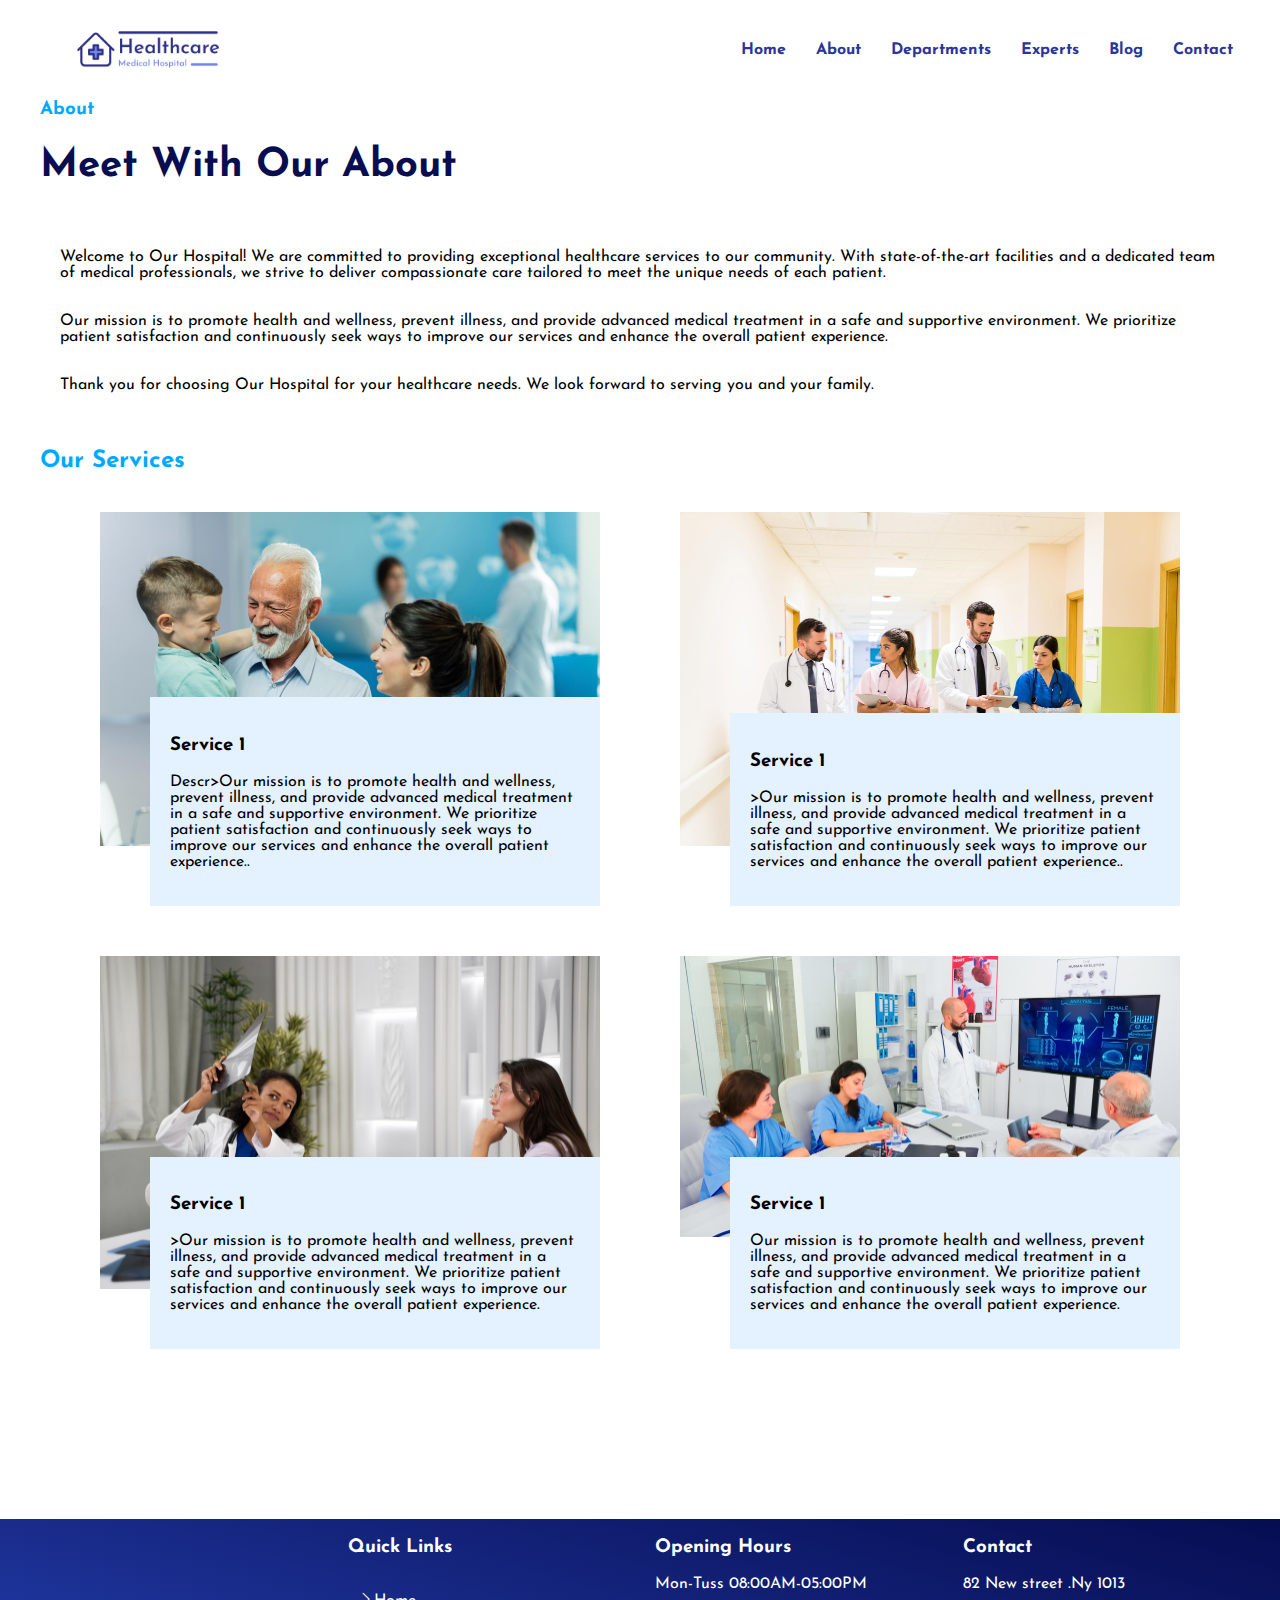
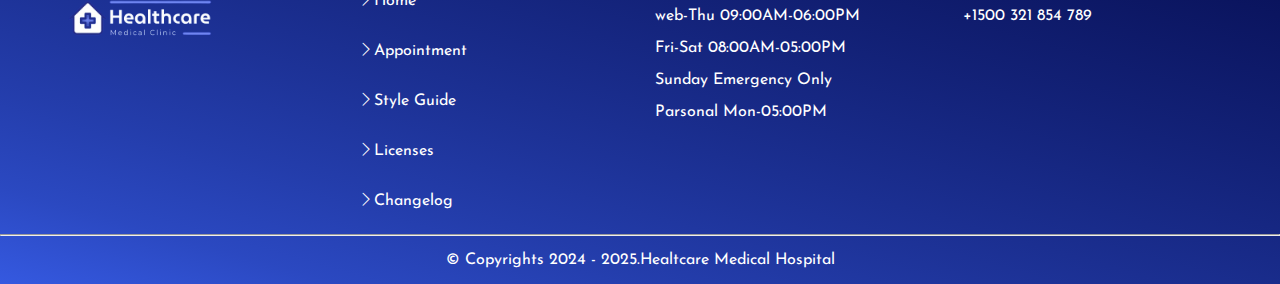
<file: My_Collage_projeact/ABOUT/About.html>
<!DOCTYPE html>
<html lang="en">

<head>
    <meta charset="UTF-8">
    <meta name="viewport" content="width=device-width, initial-scale=1.0">
    <title>Document</title>
    <link rel="stylesheet" href="./About.css">
</head>

<body>
    <nav>
        <div class="nav-main">
            <div class="nav-logo">
                <img src="../wepik-linear-simple-the-medical-clinic-logo-20240205061541Ge78.png" alt="" width="100%">
            </div>
            <div class="nav-list" id="mySidenav">
                <a href="javascript:void(0)" class="closebtn" onclick="closeNav()">&times;</a>
                <a href="../index.html">Home</a>
                <a href="./About.html">About</a>
                <a href="../DEPARTMENTS/Departments.html">Departments</a>
                <a href="../EXPERTS/Experts.html">Experts</a>
                <a href="../BLOG/Blog.html">Blog</a>
                <a href="../CONTACT/Contact.html">Contact</a>
            </div>
            <div class="menu-btn" onclick="openNav()">
                <i class="bi bi-menu-app"></i>
            </div>
        </div>
    </nav>
    <div class="main">
        <!-- <header>
            <h1 class="container-5-mainDIV-heading">Our Hospital</h1>
        </header> -->
        <h3 class="container_mainDIV_heading">About</h3>
        <h1 class="container-5-mainDIV-heading">Meet With Our About</h1>

        <section id="about">
            <div class="container">
                <p>Welcome to Our Hospital! We are committed to providing exceptional healthcare services to our
                    community. With state-of-the-art facilities and a dedicated team of medical professionals, we strive
                    to deliver compassionate care tailored to meet the unique needs of each patient.</p>
                <p>Our mission is to promote health and wellness, prevent illness, and provide advanced medical
                    treatment in a safe and supportive environment. We prioritize patient satisfaction and continuously
                    seek ways to improve our services and enhance the overall patient experience.</p>
                <p>Thank you for choosing Our Hospital for your healthcare needs. We look forward to serving you and
                    your family.</p>
            </div>
        </section>

        <section id="services">
            <h2>Our Services</h2>
            <div class="container">
                <div class="service">
                    <img src="../IMAGES/502.jpg" alt="Service 3">
                    <div class="service-card">
                        <h3>Service 1</h3>
                        <p>Descr>Our mission is to promote health and wellness, prevent illness, and provide advanced
                            medical
                            treatment in a safe and supportive environment. We prioritize patient satisfaction and
                            continuously
                            seek ways to improve our services and enhance the overall patient experience..</p>
                    </div>
                </div>
                <div class="service">
                    <img src="../IMAGES/3071.jpg" alt="Service 1">
                    <div class="service-card">
                        <h3>Service 1</h3>
                        <p>>Our mission is to promote health and wellness, prevent illness, and provide advanced medical
                            treatment in a safe and supportive environment. We prioritize patient satisfaction and
                            continuously
                            seek ways to improve our services and enhance the overall patient experience..</p>
                    </div>
                </div>
                <div class="service">
                    <img src="../IMAGES/2149726941.jpg" alt="Service 2">
                    <div class="service-card">
                        <h3>Service 1</h3>
                        <p>>Our mission is to promote health and wellness, prevent illness, and provide advanced medical
                            treatment in a safe and supportive environment. We prioritize patient satisfaction and
                            continuously
                            seek ways to improve our services and enhance the overall patient experience.</p>
                    </div>
                </div>
                <div class="service">
                    <img src="../IMAGES/5969.jpg" alt="Service 2">
                    <div class="service-card">
                        <h3>Service 1</h3>
                        <p>Our mission is to promote health and wellness, prevent illness, and provide advanced medical
                            treatment in a safe and supportive environment. We prioritize patient satisfaction and
                            continuously
                            seek ways to improve our services and enhance the overall patient experience.</p>
                    </div>
                </div>
            </div>
        </section>
    </div>

    <footer>
        <div class="main-footer">
            <div class="footer-items">
                <img src="../7725801-removebg-preview.png" alt="" width="200px">
            </div>
            <div class="footer-items-Link">
                <h3>Quick Links</h3>
                <a href=""><i class="bi bi-chevron-right"></i>Home</a>
                <a href=""><i class="bi bi-chevron-right"></i>Appointment</a>
                <a href=""><i class="bi bi-chevron-right"></i>Style Guide</a>
                <a href=""><i class="bi bi-chevron-right"></i>Licenses</a>
                <a href=""><i class="bi bi-chevron-right"></i>Changelog</a>
            </div>
            <div class="footer-items">
                <h3>Opening Hours</h3>
                <p>Mon-Tuss 08:00AM-05:00PM</p>
                <p>web-Thu 09:00AM-06:00PM</p>
                <p>Fri-Sat 08:00AM-05:00PM</p>
                <p>Sunday Emergency Only</p>
                <p>Parsonal Mon-05:00PM</p>

            </div>
            <div class="footer-items">
                <h3>Contact</h3>
                <p>82 New street .Ny 1013</p>
                <p>+1500 321 854 789</p>
            </div>
        </div>
        <hr>
        <div class="worning">
            <p>© Copyrights 2024 - 2025.Healtcare Medical Hospital </p>
        </div>
    </footer>
    <script>

        function myFunction() {
            document.getElementById("myDropdown").classList.toggle("show");
        }
        window.onclick = function (event) {
            if (!event.target.matches('.dropbtn')) {
                var dropdowns = document.getElementsByClassName("dropdown-content");
                var i;
                for (i = 0; i < dropdowns.length; i++) {
                    var openDropdown = dropdowns[i];
                    if (openDropdown.classList.contains('show')) {
                        openDropdown.classList.remove('show');
                    }
                }
            }
        }
    </script>
    <script>
        function openNav() {
            document.getElementById("mySidenav").style.width = "250px";
        }

        function closeNav() {
            document.getElementById("mySidenav").style.width = "0";
        }
    </script>

</body>

</html>
</file>
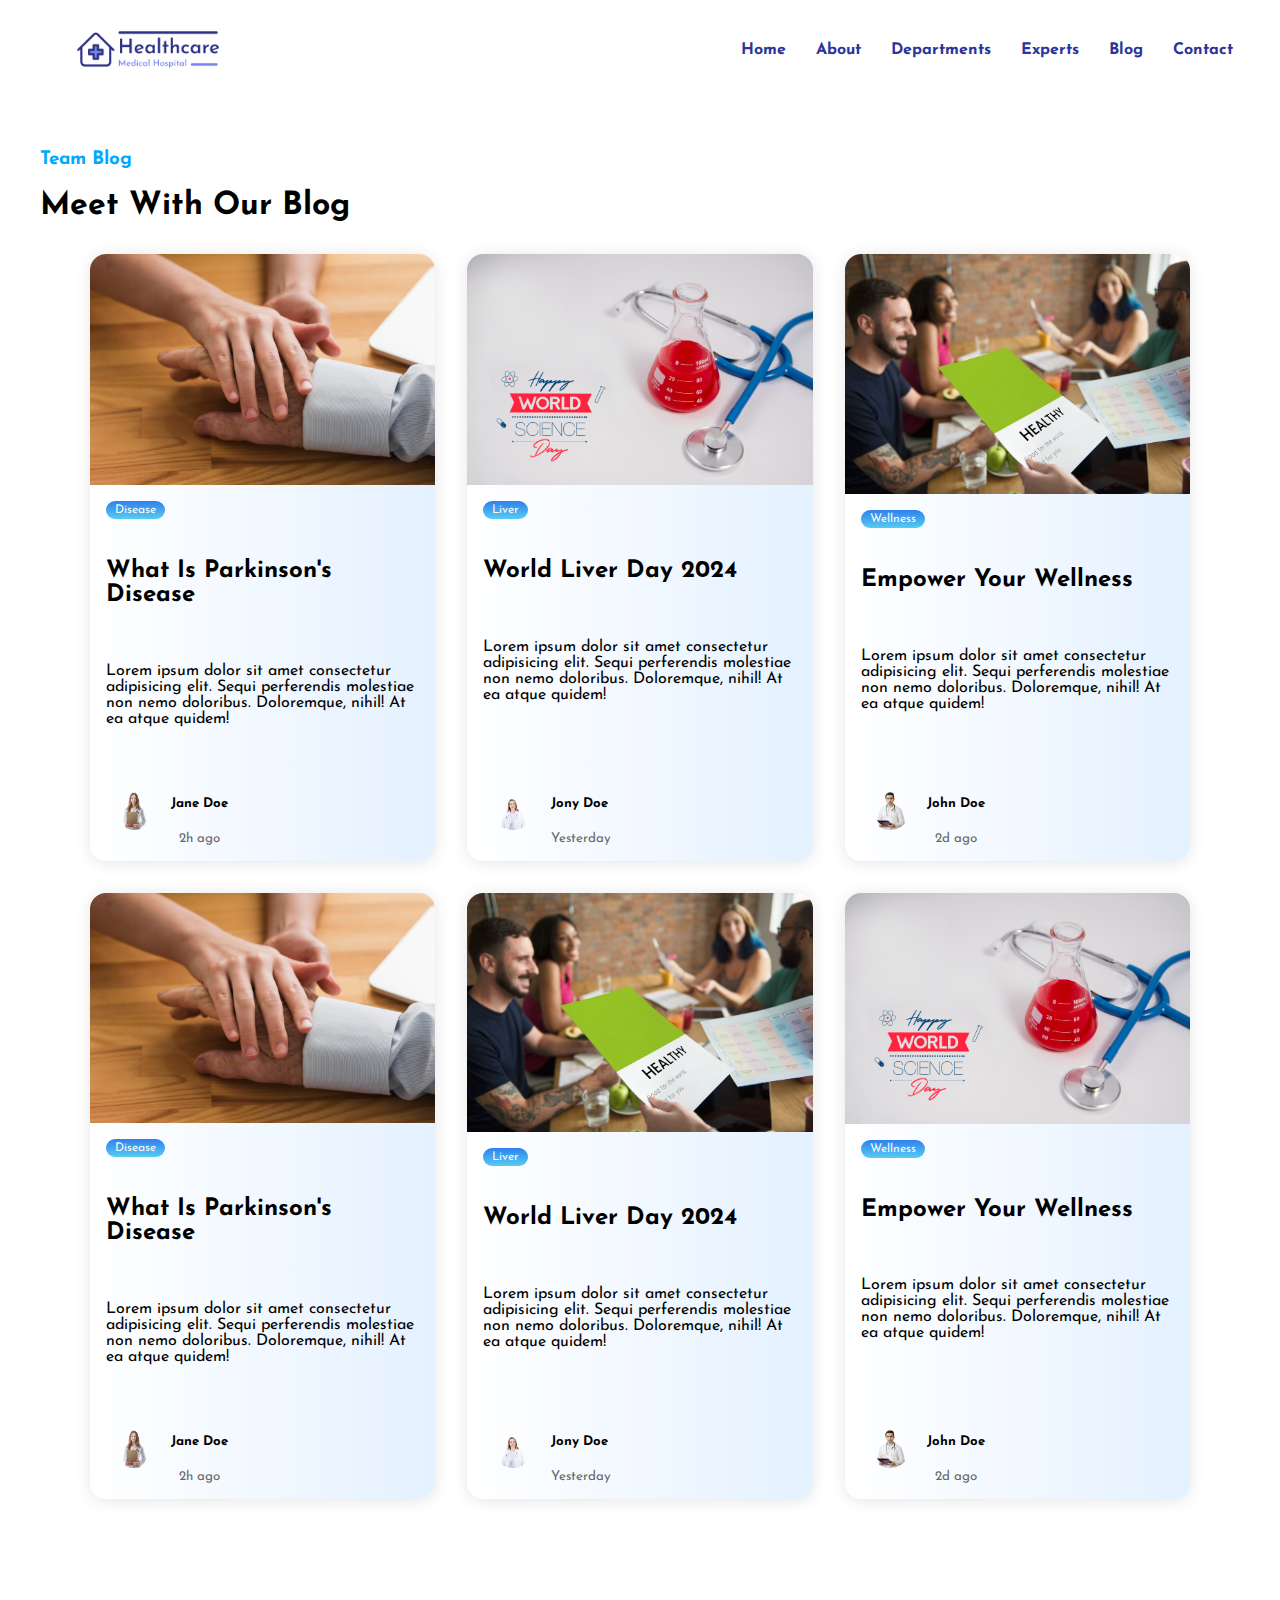
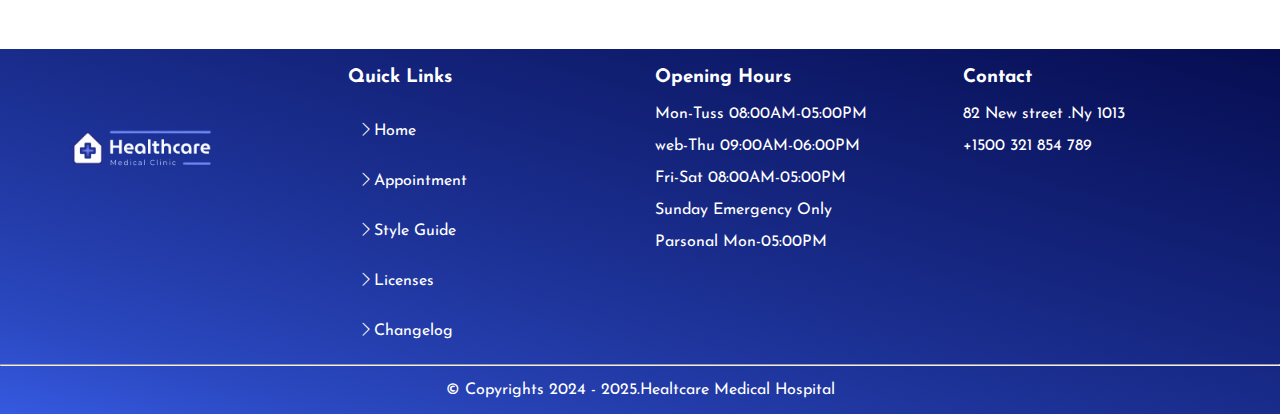
<file: My_Collage_projeact/BLOG/Blog.html>
<!DOCTYPE html>
<html lang="en">

<head>
    <meta charset="UTF-8">
    <meta name="viewport" content="width=device-width, initial-scale=1.0">
    <title>Document</title>
    <link rel="stylesheet" href="./Blog.css">
   
</head>

<body>
    <nav>
        <div class="nav-main">
            <div class="nav-logo">
                <img src="../wepik-linear-simple-the-medical-clinic-logo-20240205061541Ge78.png" alt="" width="100%">
            </div>
            <div class="nav-list" id="mySidenav">
                <a href="javascript:void(0)" class="closebtn" onclick="closeNav()">&times;</a>
                <a href="../index.html">Home</a>
                <a href="../ABOUT/About.html">About</a>
                <a href="../DEPARTMENTS/Departments.html">Departments</a>
                <a href="../EXPERTS/Experts.html">Experts</a>
                <a href="./Blog.html">Blog</a>
                <a href="../CONTACT/Contact.html">Contact</a>
            </div>
            <div class="menu-btn" onclick="openNav()">
                <i class="bi bi-menu-app"></i>
            </div>
        </div>
    </nav>
    <div class="main">
        <h3 class="container_mainDIV_heading">Team Blog</h3>
        <h1 class="container-5-mainDIV-heading">Meet With Our Blog</h1>
        <div class="container">
            <div class="card">
                <div class="card__header">
                    <img src="./2148740055.jpg" alt="card__image" class="card__image" width="600">
                </div>
                <div class="card__body">
                    <span class="tag tag-skyblue">Disease</span>
                    <h4>What is Parkinson's Disease</h4>
                    <p>Lorem ipsum dolor sit amet consectetur adipisicing elit. Sequi perferendis molestiae non nemo
                        doloribus. Doloremque, nihil! At ea atque quidem!</p>
                </div>
                <div class="card__footer">
                    <div class="user">
                        <img src="../IMAGES/cheerful-pretty-doctor-removebg-preview.png" alt="user__image"
                            class="user__image">
                        <div class="user__info">
                            <h5>Jane Doe</h5>
                            <small>2h ago</small>
                        </div>
                    </div>
                </div>
            </div>
            <div class="card">
                <div class="card__header">
                    <img src="./2149112608.jpg" alt="card__image" class="card__image" width="600">
                </div>
                <div class="card__body">
                    <span class="tag tag-skyblue">Liver</span>
                    <h4>World Liver Day 2024</h4>
                    <p>Lorem ipsum dolor sit amet consectetur adipisicing elit. Sequi perferendis molestiae non nemo
                        doloribus. Doloremque, nihil! At ea atque quidem!</p>
                </div>
                <div class="card__footer">
                    <div class="user">
                        <img src="../IMAGES/friendly-doctor-looking-camera-removebg-preview.png" alt="user__image"
                            class="user__image">
                        <div class="user__info">
                            <h5>Jony Doe</h5>
                            <small>Yesterday</small>
                        </div>
                    </div>
                </div>
            </div>
            <div class="card">
                <div class="card__header">
                    <img src="./121392 (1).jpg" alt="card__image" class="card__image" width="600">
                </div>
                <div class="card__body">
                    <span class="tag tag-skyblue">Wellness</span>
                    <h4>Empower Your Wellness</h4>
                    <p>Lorem ipsum dolor sit amet consectetur adipisicing elit. Sequi perferendis molestiae non nemo
                        doloribus. Doloremque, nihil! At ea atque quidem!</p>
                </div>
                <div class="card__footer">
                    <div class="user">
                        <img src="../IMAGES/medium-shot-doctor-with-stethoscope-removebg-preview.png" alt="user__image"
                            class="user__image">
                        <div class="user__info">
                            <h5>John Doe</h5>
                            <small>2d ago</small>
                        </div>
                    </div>
                </div>
            </div>
        </div>
        <div class="container">
            <div class="card">
                <div class="card__header">
                    <img src="./2148740055.jpg" alt="card__image" class="card__image" width="600">
                </div>
                <div class="card__body">
                    <span class="tag tag-skyblue">Disease</span>
                    <h4>What is Parkinson's Disease</h4>
                    <p>Lorem ipsum dolor sit amet consectetur adipisicing elit. Sequi perferendis molestiae non nemo
                        doloribus. Doloremque, nihil! At ea atque quidem!</p>
                </div>
                <div class="card__footer">
                    <div class="user">
                        <img src="../IMAGES/cheerful-pretty-doctor-removebg-preview.png" alt="user__image"
                            class="user__image">
                        <div class="user__info">
                            <h5>Jane Doe</h5>
                            <small>2h ago</small>
                        </div>
                    </div>
                </div>
            </div>
            <div class="card">
                <div class="card__header">
                    <img src="./121392 (1).jpg" alt="card__image" class="card__image" width="600">
                </div>
                <div class="card__body">
                    <span class="tag tag-skyblue">Liver</span>
                    <h4>World Liver Day 2024</h4>
                    <p>Lorem ipsum dolor sit amet consectetur adipisicing elit. Sequi perferendis molestiae non nemo
                        doloribus. Doloremque, nihil! At ea atque quidem!</p>
                    </div>
                <div class="card__footer">
                    <div class="user">
                        <img src="../IMAGES/friendly-doctor-looking-camera-removebg-preview.png" alt="user__image"
                            class="user__image">
                        <div class="user__info">
                            <h5>Jony Doe</h5>
                            <small>Yesterday</small>
                        </div>
                    </div>
                </div>
            </div>
            <div class="card">
                <div class="card__header">
                    <img src="./2149112608.jpg" alt="card__image" class="card__image" width="600">
                </div>
                <div class="card__body">
                    <span class="tag tag-skyblue">Wellness</span>
                    <h4>Empower Your Wellness</h4>
                    <p>Lorem ipsum dolor sit amet consectetur adipisicing elit. Sequi perferendis molestiae non nemo
                        doloribus. Doloremque, nihil! At ea atque quidem!</p>
                </div>
                <div class="card__footer">
                    <div class="user">
                        <img src="../IMAGES/medium-shot-doctor-with-stethoscope-removebg-preview.png" alt="user__image"
                            class="user__image">
                        <div class="user__info">
                            <h5>John Doe</h5>
                            <small>2d ago</small>
                        </div>
                    </div>
                </div>
            </div>
        </div>
    </div>
    <footer>
        <div class="main-footer">
            <div class="footer-items">
                <img src="../7725801-removebg-preview.png" alt="" width="200px">
            </div>
            <div class="footer-items-Link">
                <h3>Quick Links</h3>
                <a href=""><i class="bi bi-chevron-right"></i>Home</a>
                <a href=""><i class="bi bi-chevron-right"></i>Appointment</a>
                <a href=""><i class="bi bi-chevron-right"></i>Style Guide</a>
                <a href=""><i class="bi bi-chevron-right"></i>Licenses</a>
                <a href=""><i class="bi bi-chevron-right"></i>Changelog</a>
            </div>
            <div class="footer-items">
                <h3>Opening Hours</h3>
                <p>Mon-Tuss 08:00AM-05:00PM</p>
                <p>web-Thu 09:00AM-06:00PM</p>
                <p>Fri-Sat 08:00AM-05:00PM</p>
                <p>Sunday Emergency Only</p>
                <p>Parsonal Mon-05:00PM</p>

            </div>
            <div class="footer-items">
                <h3>Contact</h3>
                <p>82 New street .Ny 1013</p>
                <p>+1500 321 854 789</p>
            </div>
        </div>
        <hr>
        <div class="worning">
            <p>© Copyrights 2024 - 2025.Healtcare Medical Hospital </p>
        </div>
    </footer>
    <script>

        function myFunction() {
            document.getElementById("myDropdown").classList.toggle("show");
        }
        window.onclick = function (event) {
            if (!event.target.matches('.dropbtn')) {
                var dropdowns = document.getElementsByClassName("dropdown-content");
                var i;
                for (i = 0; i < dropdowns.length; i++) {
                    var openDropdown = dropdowns[i];
                    if (openDropdown.classList.contains('show')) {
                        openDropdown.classList.remove('show');
                    }
                }
            }
        }
    </script>
    <script>
        function openNav() {
            document.getElementById("mySidenav").style.width = "250px";
        }

        function closeNav() {
            document.getElementById("mySidenav").style.width = "0";
        }
    </script>

</body>

</html>
</file>
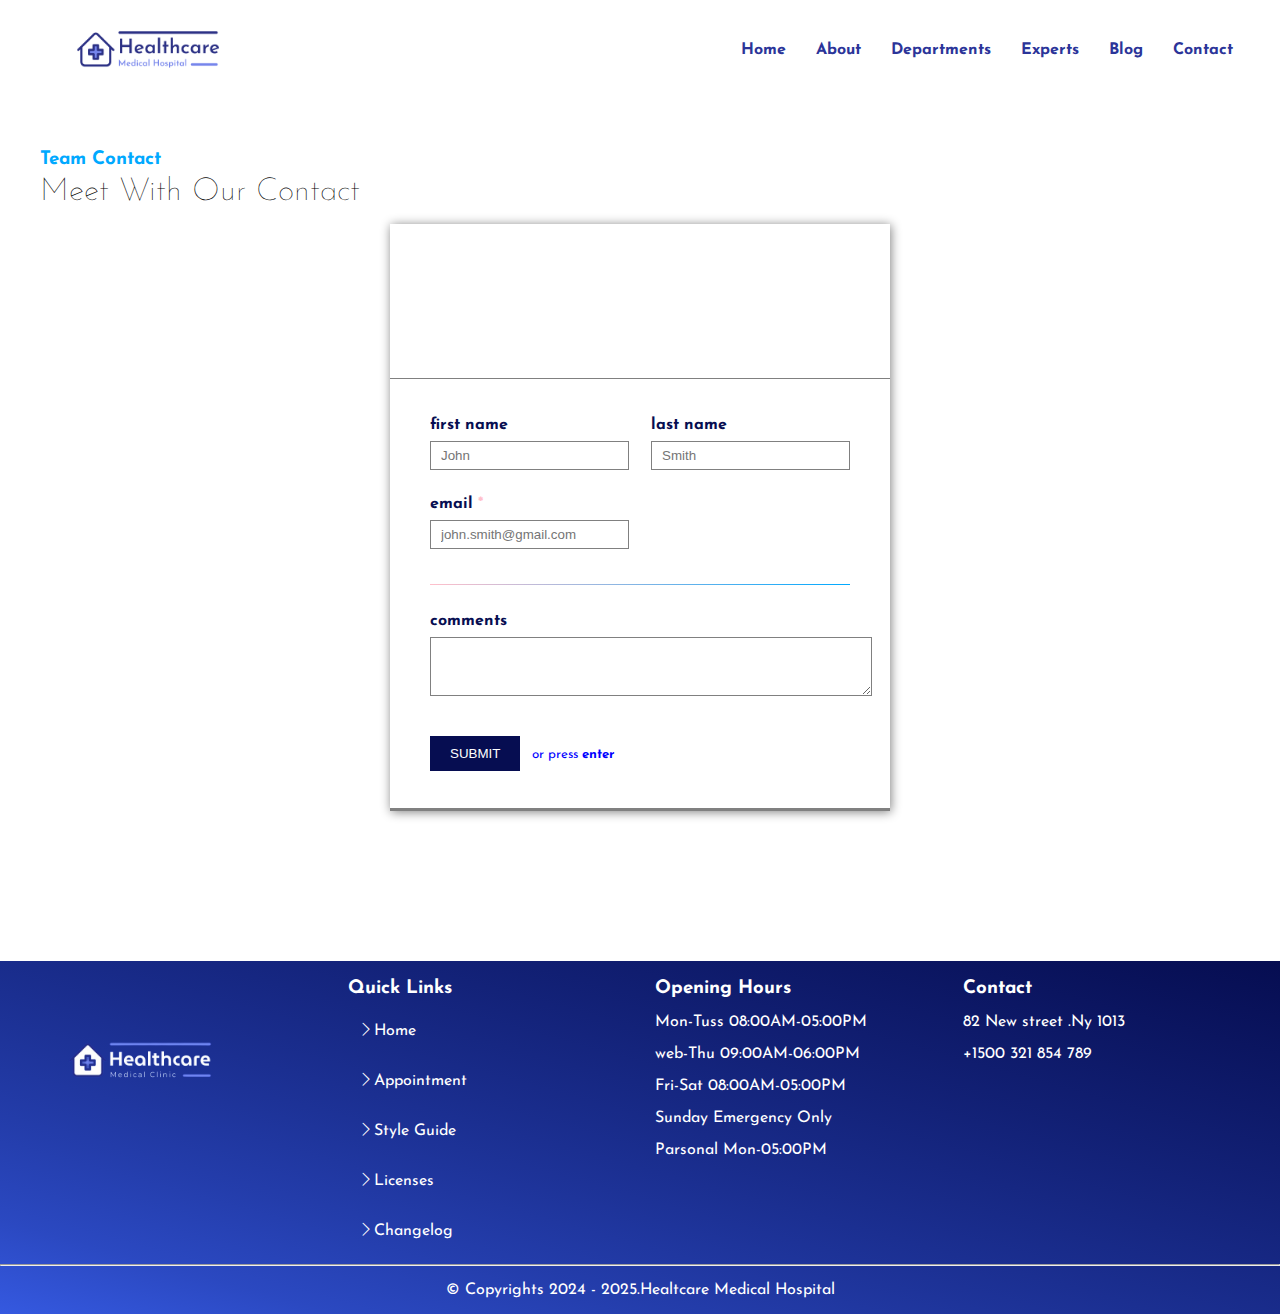
<file: My_Collage_projeact/CONTACT/Contact.html>
<!DOCTYPE html>
<html lang="en">

<head>
    <meta charset="UTF-8">
    <meta name="viewport" content="width=device-width, initial-scale=1.0">
    <title>Document</title>
 <link rel="stylesheet" href="./Contact.css">
</head>

<body>
    <nav>
        <div class="nav-main">
            <div class="nav-logo">
                <img src="../wepik-linear-simple-the-medical-clinic-logo-20240205061541Ge78.png" alt="" width="100%">
            </div>
            <div class="nav-list" id="mySidenav">
                <a href="javascript:void(0)" class="closebtn" onclick="closeNav()">&times;</a>
                <a href="../index.html">Home</a>
                <a href="../ABOUT/About.html">About</a>
                <a href="../DEPARTMENTS/Departments.html">Departments</a>
                <a href="../EXPERTS/Experts.html">Experts</a>
                <a href="../BLOG/Blog.html">Blog</a>
                <a href="./CONTACT/Contact.html">Contact</a>
            </div>
            <div class="menu-btn" onclick="openNav()">
                <i class="bi bi-menu-app"></i>
            </div>
        </div>
    </nav>
    <div class="main">
        <h3 class="container_mainDIV_heading">Team Contact</h3>
        <h1 class="container-5-mainDIV-heading">Meet With Our Contact</h1>
        <div class="container">
            <div class="row header">
                <h1>CONTACT US &nbsp;</h1>
                <h3>Fill out the form below to learn more!</h3>
            </div>
            <div class="row body">
                <form action="#">
                    <ul>

                        <li>
                            <p class="left">
                                <label for="first_name">first name</label>
                                <input type="text" name="first_name" placeholder="John" />
                            </p>
                            <p class="pull-right">
                                <label for="last_name">last name</label>
                                <input type="text" name="last_name" placeholder="Smith" />
                            </p>
                        </li>

                        <li>
                            <p>
                                <label for="email">email <span class="req">*</span></label>
                                <input type="email" name="email" placeholder="john.smith@gmail.com" />
                            </p>
                        </li>
                        <li>
                            <div class="divider"></div>
                        </li>
                        <li>
                            <label for="comments">comments</label>
                            <textarea cols="46" rows="3" name="comments"></textarea>
                        </li>

                        <li>
                            <input class="btn btn-submit" type="submit" value="Submit" />
                            <small>or press <strong>enter</strong></small>
                        </li>

                    </ul>
                </form>
            </div>
        </div>
    </div>
    <footer>
        <div class="main-footer">
            <div class="footer-items">
                <img src="../7725801-removebg-preview.png" alt="" width="200px">
            </div>
            <div class="footer-items-Link">
                <h3>Quick Links</h3>
                <a href=""><i class="bi bi-chevron-right"></i>Home</a>
                <a href=""><i class="bi bi-chevron-right"></i>Appointment</a>
                <a href=""><i class="bi bi-chevron-right"></i>Style Guide</a>
                <a href=""><i class="bi bi-chevron-right"></i>Licenses</a>
                <a href=""><i class="bi bi-chevron-right"></i>Changelog</a>
            </div>
            <div class="footer-items">
                <h3>Opening Hours</h3>
                <p>Mon-Tuss 08:00AM-05:00PM</p>
                <p>web-Thu 09:00AM-06:00PM</p>
                <p>Fri-Sat 08:00AM-05:00PM</p>
                <p>Sunday Emergency Only</p>
                <p>Parsonal Mon-05:00PM</p>

            </div>
            <div class="footer-items">
                <h3>Contact</h3>
                <p>82 New street .Ny 1013</p>
                <p>+1500 321 854 789</p>
            </div>
        </div>
        <hr>
        <div class="worning">
            <p>© Copyrights 2024 - 2025.Healtcare Medical Hospital </p>
        </div>
    </footer>
    <script>

        function myFunction() {
            document.getElementById("myDropdown").classList.toggle("show");
        }
        window.onclick = function (event) {
            if (!event.target.matches('.dropbtn')) {
                var dropdowns = document.getElementsByClassName("dropdown-content");
                var i;
                for (i = 0; i < dropdowns.length; i++) {
                    var openDropdown = dropdowns[i];
                    if (openDropdown.classList.contains('show')) {
                        openDropdown.classList.remove('show');
                    }
                }
            }
        }
    </script>
    <script>
        function openNav() {
            document.getElementById("mySidenav").style.width = "250px";
        }

        function closeNav() {
            document.getElementById("mySidenav").style.width = "0";
        }
    </script>

</body>

</html>
</file>
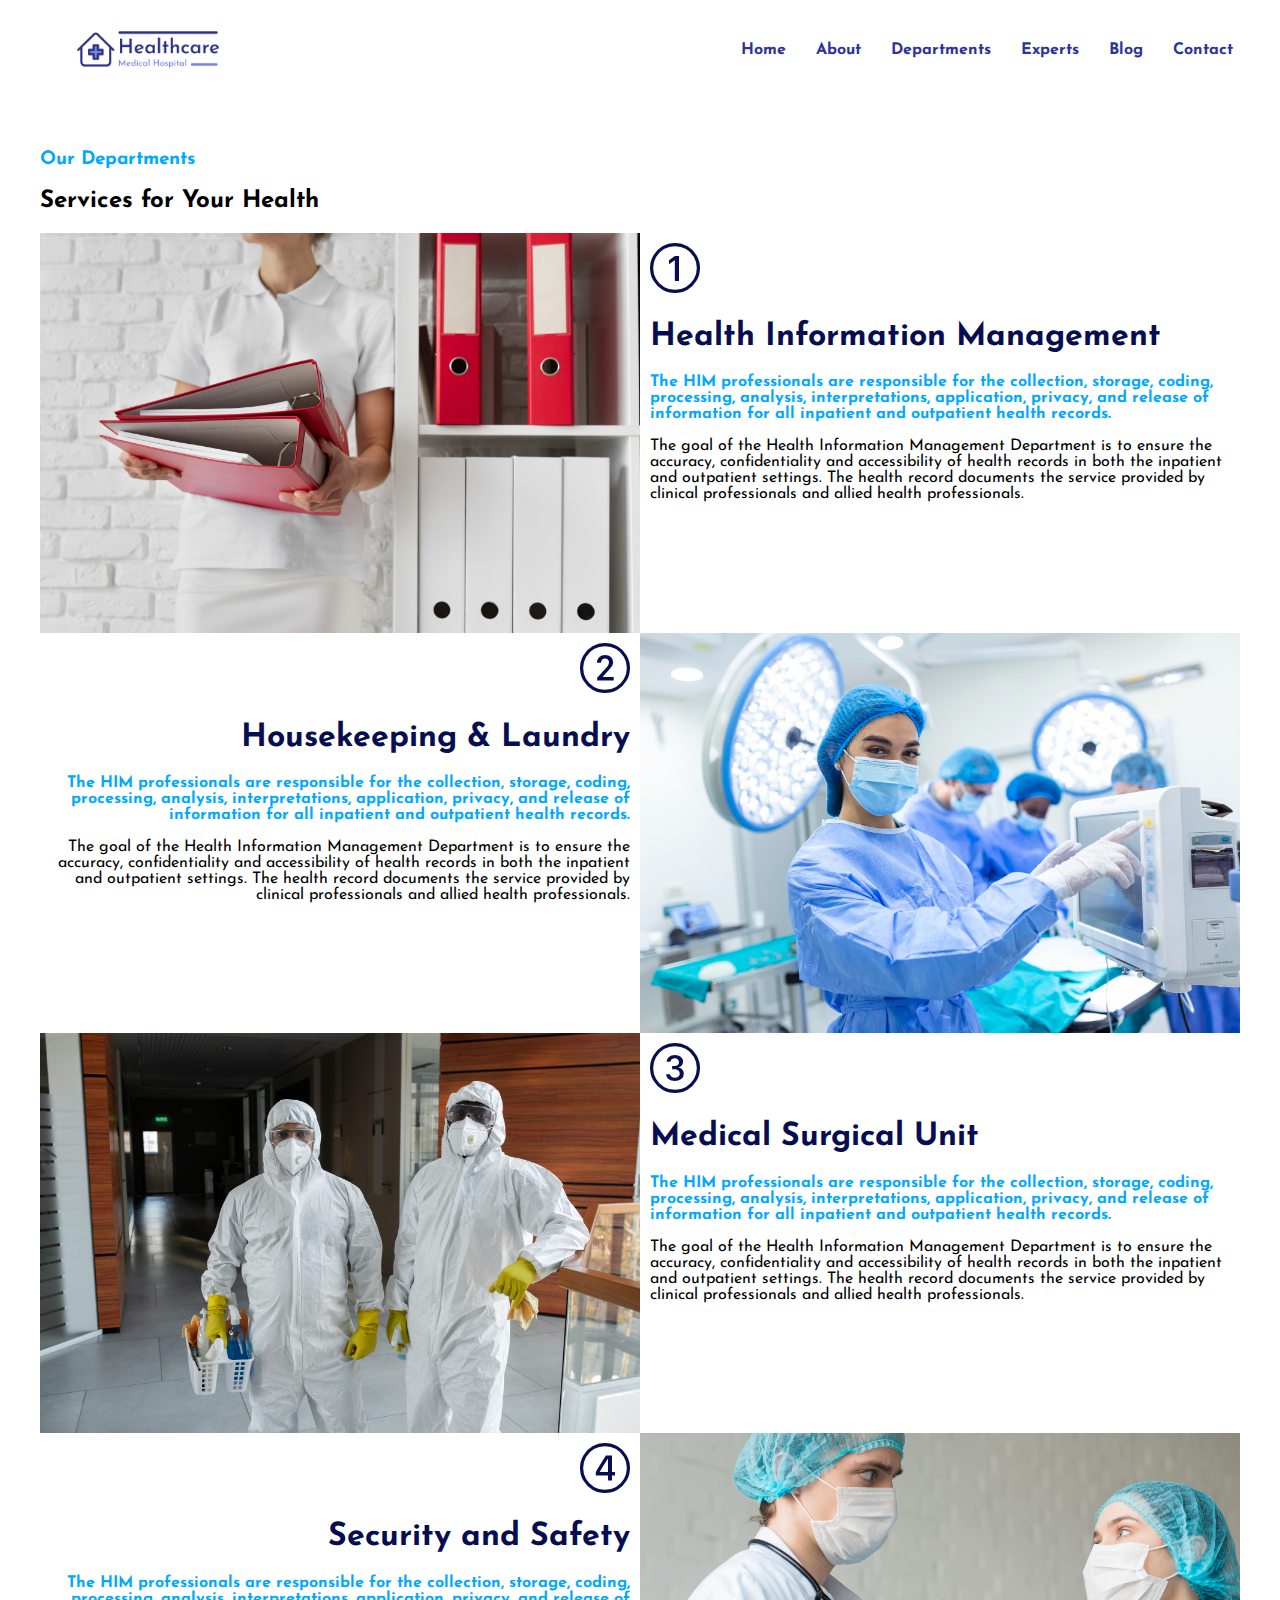
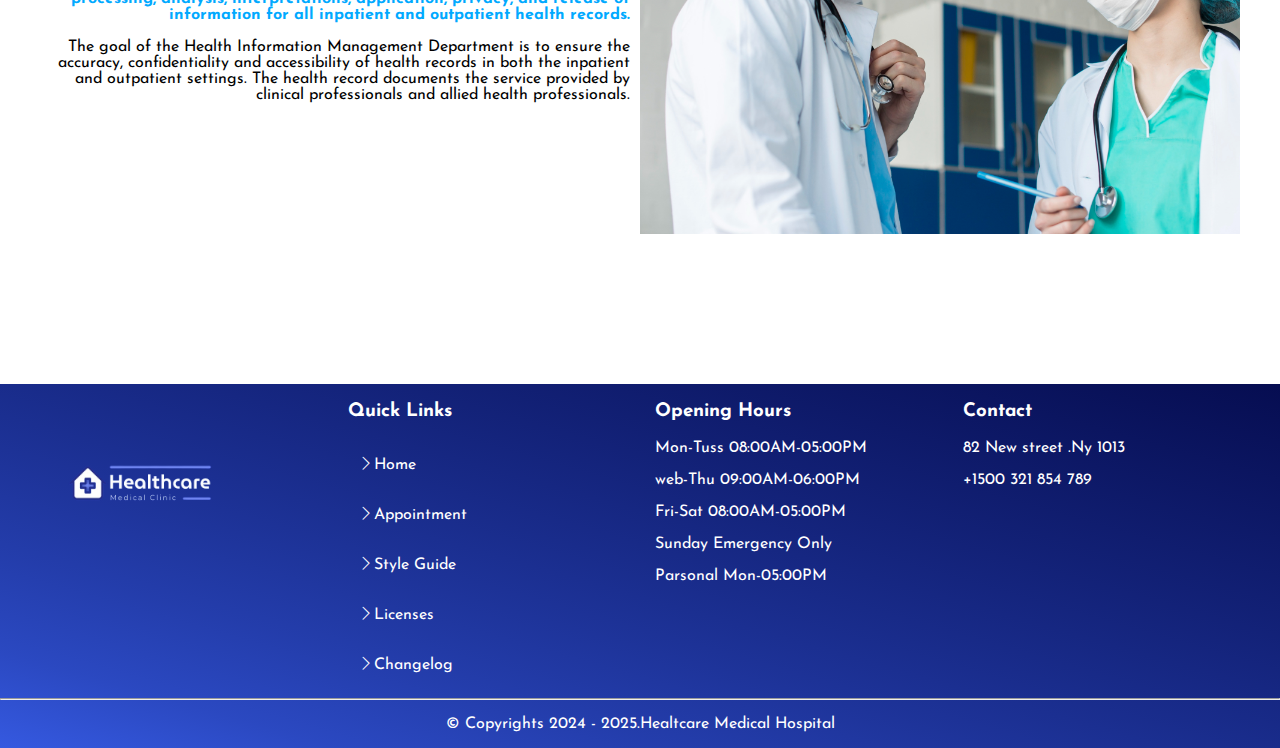
<file: My_Collage_projeact/DEPARTMENTS/Departments.html>
<!DOCTYPE html>
<html lang="en">

<head>
    <meta charset="UTF-8">
    <meta name="viewport" content="width=device-width, initial-scale=1.0">
    <title>Document</title>
    <link rel="stylesheet" href="./Departments.css">
    
</head>

<body>
    <nav>
        <div class="nav-main">
            <div class="nav-logo">
                <img src="../wepik-linear-simple-the-medical-clinic-logo-20240205061541Ge78.png" alt="" width="100%">
            </div>
            <div class="nav-list" id="mySidenav">
                <a href="javascript:void(0)" class="closebtn" onclick="closeNav()">&times;</a>
                <a href="../index.html">Home</a>
                <a href="../ABOUT/About.html">About</a>
                <a href="./DEPARTMENTS/Departments.html">Departments</a>
                <a href="../EXPERTS/Experts.html">Experts</a>
                <a href="../BLOG/Blog.html">Blog</a>
                <a href="../CONTACT/Contact.html">Contact</a>
            </div>
            <div class="menu-btn" onclick="openNav()">
                <i class="bi bi-menu-app"></i>
            </div>
        </div>
    </nav>
    <div class="main">
        <h3 class="container_mainDIV_heading">Our Departments</h3>
        <h2 class="head-Sub-container-3">Services for Your Health</h2>
        <div class="Departments">
            <div class="Departments-cerd ">
                <img src="./2149362565.jpg" alt="" width="100%">
                <div class="para">
                    <div class="container-5-numbars">
                        <i class="bi bi-1-circle"></i>
                    </div>                    <h1> Health Information Management </h1>
                    <b>
                        The HIM professionals are responsible for the collection, storage, coding, processing, analysis,
                        interpretations, application, privacy, and release of information for all inpatient and
                        outpatient health records.
                    </b>
                    <p>The goal of the Health Information Management Department is to ensure the accuracy,
                        confidentiality and accessibility of health records in both the inpatient and outpatient
                        settings. The health record documents the service provided by clinical professionals and allied
                        health professionals.</p>
                </div>
            </div>
        </div>
        <div class="Departments">
            <div class="Departments-cerd revers">
                <div class="para" style="text-align: end;">
                    <div class="container-5-numbars">
                        <i class="bi bi-2-circle"></i>
                    </div>                    <h1>Housekeeping & Laundry
                    </h1>
                    <b>
                        The HIM professionals are responsible for the collection, storage, coding, processing, analysis,
                        interpretations, application, privacy, and release of information for all inpatient and
                        outpatient health records.
                    </b>
                    <p>The goal of the Health Information Management Department is to ensure the accuracy,
                        confidentiality and accessibility of health records in both the inpatient and outpatient
                        settings. The health record documents the service provided by clinical professionals and allied
                        health professionals.</p>
                    </div>
                    <img src="./81.jpg" alt="" width="100%">
            </div>
        </div>
        <div class="Departments">
            
            <div class="Departments-cerd">
                <img src="./2149345578.jpg" alt="" width="100%">
                <div class="para">
                    <div class="container-5-numbars">
                    <i class="bi bi-3-circle"></i>
                </div>
                    <h1>Medical Surgical Unit
                    </h1>
                    <b>
                        The HIM professionals are responsible for the collection, storage, coding, processing, analysis,
                        interpretations, application, privacy, and release of information for all inpatient and
                        outpatient health records.
                    </b>
                    <p>The goal of the Health Information Management Department is to ensure the accuracy,
                        confidentiality and accessibility of health records in both the inpatient and outpatient
                        settings. The health record documents the service provided by clinical professionals and allied
                        health professionals.</p>
                </div>
            </div>
        </div>
        <div class="Departments">
            <div class="Departments-cerd revers">
                <div class="para" style="text-align: end;">
                    <div class="container-5-numbars">
                        <i class="bi bi-4-circle"></i>
                    </div>                    <h1>Security and Safety</h1>
                    <b>
                        The HIM professionals are responsible for the collection, storage, coding, processing, analysis,
                        interpretations, application, privacy, and release of information for all inpatient and
                        outpatient health records.
                    </b>
                    <p>The goal of the Health Information Management Department is to ensure the accuracy,
                        confidentiality and accessibility of health records in both the inpatient and outpatient
                        settings. The health record documents the service provided by clinical professionals and allied
                        health professionals.</p>
                    </div>
                    <img src="./2148501136.jpg" alt="" width="100%">
                </div>
        </div>
    </div>
    <footer>
        <div class="main-footer">
            <div class="footer-items">
                <img src="../7725801-removebg-preview.png" alt="" width="200px">
            </div>
            <div class="footer-items-Link">
                <h3>Quick Links</h3>
                <a href=""><i class="bi bi-chevron-right"></i>Home</a>
                <a href=""><i class="bi bi-chevron-right"></i>Appointment</a>
                <a href=""><i class="bi bi-chevron-right"></i>Style Guide</a>
                <a href=""><i class="bi bi-chevron-right"></i>Licenses</a>
                <a href=""><i class="bi bi-chevron-right"></i>Changelog</a>
            </div>
            <div class="footer-items">
                <h3>Opening Hours</h3>
                <p>Mon-Tuss 08:00AM-05:00PM</p>
                <p>web-Thu 09:00AM-06:00PM</p>
                <p>Fri-Sat 08:00AM-05:00PM</p>
                <p>Sunday Emergency Only</p>
                <p>Parsonal Mon-05:00PM</p>

            </div>
            <div class="footer-items">
                <h3>Contact</h3>
                <p>82 New street .Ny 1013</p>
                <p>+1500 321 854 789</p>
            </div>
        </div>
        <hr>
        <div class="worning">
            <p>© Copyrights 2024 - 2025.Healtcare Medical Hospital </p>
        </div>
    </footer>
    <script>

        function myFunction() {
            document.getElementById("myDropdown").classList.toggle("show");
        }
        window.onclick = function (event) {
            if (!event.target.matches('.dropbtn')) {
                var dropdowns = document.getElementsByClassName("dropdown-content");
                var i;
                for (i = 0; i < dropdowns.length; i++) {
                    var openDropdown = dropdowns[i];
                    if (openDropdown.classList.contains('show')) {
                        openDropdown.classList.remove('show');
                    }
                }
            }
        }
    </script>
    <script>
        function openNav() {
            document.getElementById("mySidenav").style.width = "250px";
        }

        function closeNav() {
            document.getElementById("mySidenav").style.width = "0";
        }
    </script>

</body>

</html>
</file>
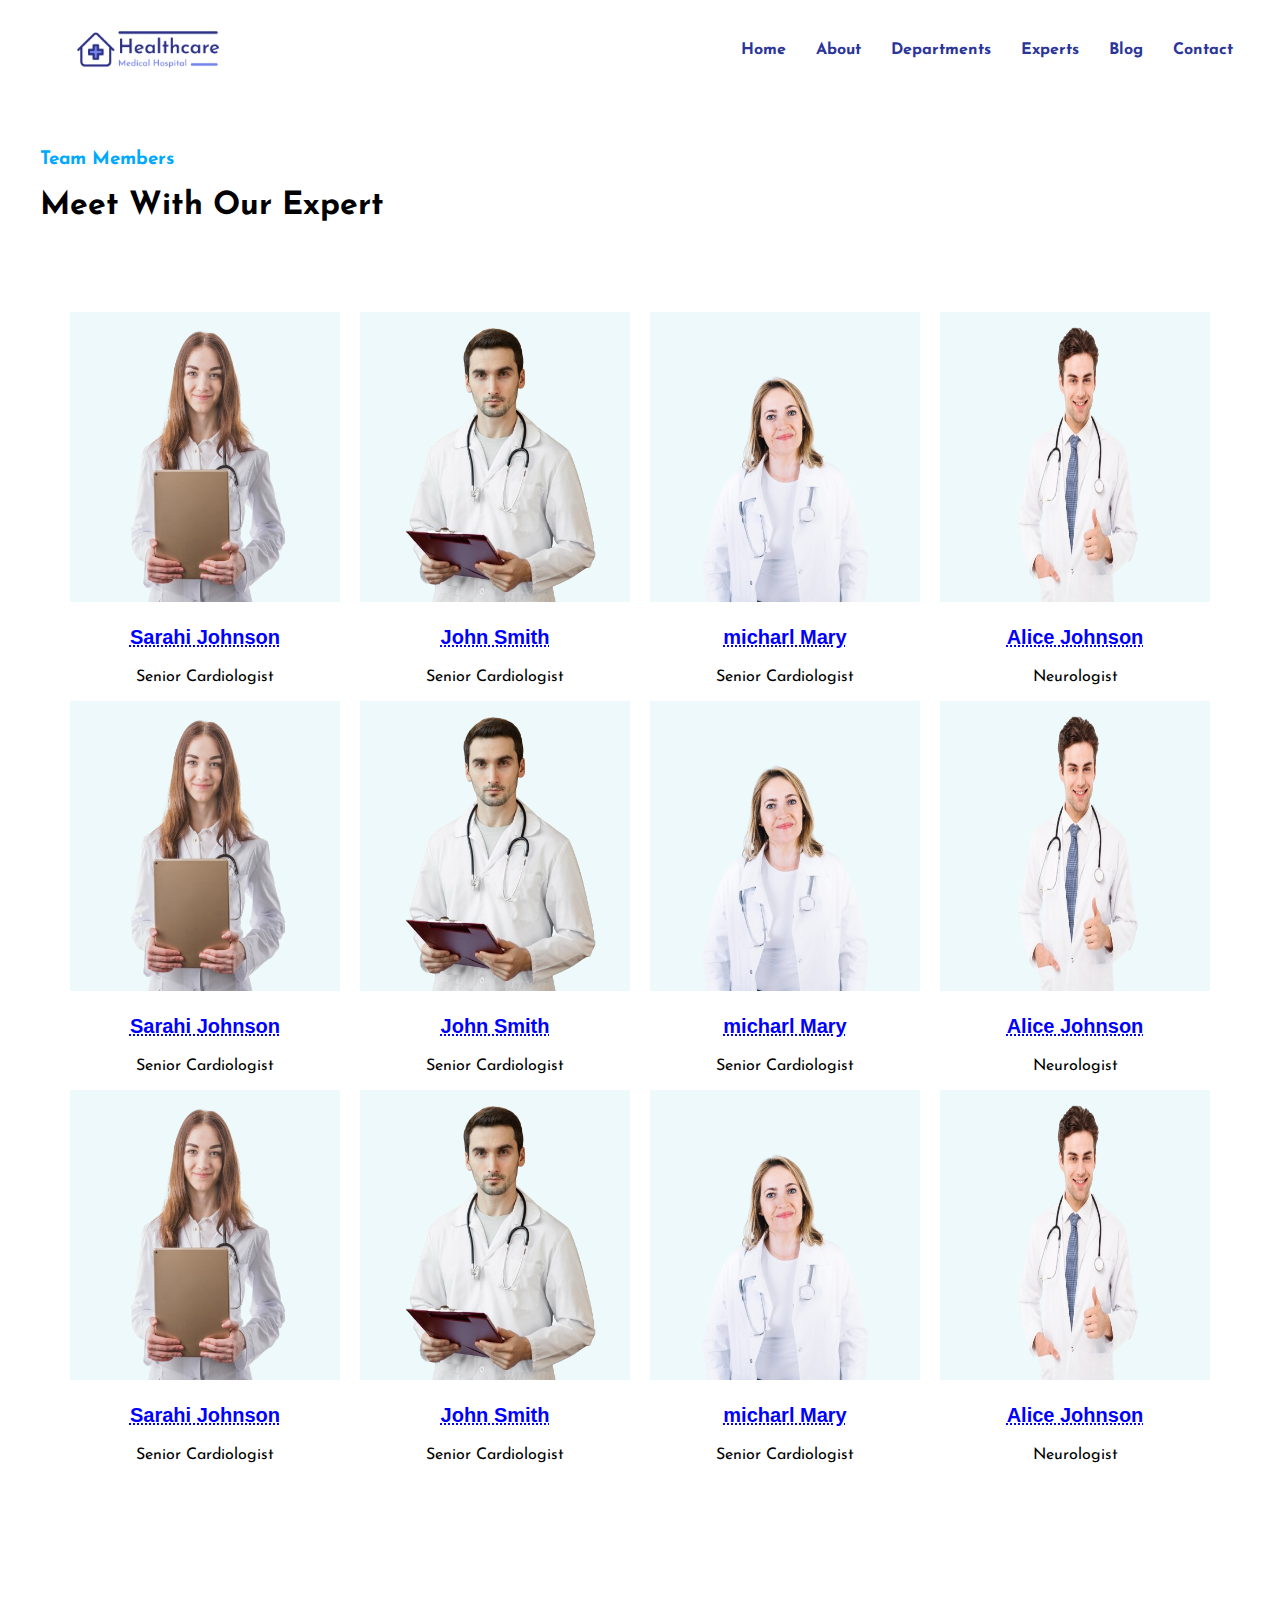
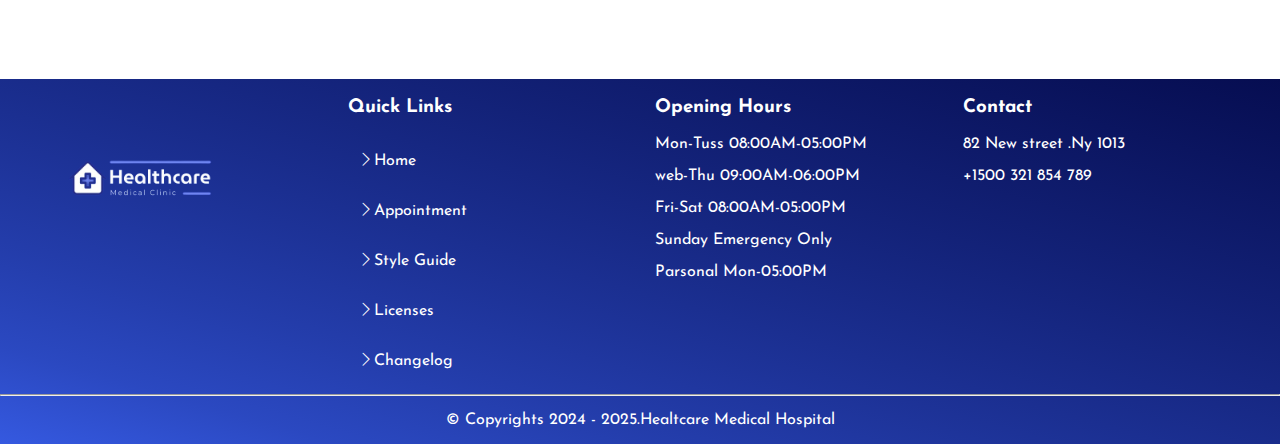
<file: My_Collage_projeact/EXPERTS/Experts.html>
<!DOCTYPE html>
<html lang="en">

<head>
    <meta charset="UTF-8">
    <meta name="viewport" content="width=device-width, initial-scale=1.0">
    <title>Document</title>
<link rel="stylesheet" href="./Experts.css">
</head>

<body>
    <nav>
        <div class="nav-main">
            <div class="nav-logo">
                <img src="../wepik-linear-simple-the-medical-clinic-logo-20240205061541Ge78.png" alt="" width="100%">
            </div>
            <div class="nav-list" id="mySidenav">
                <a href="javascript:void(0)" class="closebtn" onclick="closeNav()">&times;</a>
                <a href="../index.html">Home</a>
                <a href="../ABOUT/About.html">About</a>
                <a href="../DEPARTMENTS/Departments.html">Departments</a>
                <a href="./Experts.html">Experts</a>
                <a href="../BLOG/Blog.html">Blog</a>
                <a href="../CONTACT/Contact.html">Contact</a>
            </div>
            <div class="menu-btn" onclick="openNav()">
                <i class="bi bi-menu-app"></i>
            </div>
        </div>
    </nav>
    <div class="main">
        <h3 class="container_mainDIV_heading">Team Members</h3>
        <h1 class="container-5-mainDIV-heading">Meet With Our Expert</h1>
        <div class="container-7">

            <div class="container-7-mainDIV">
                <div class="container-7-mainDIV_profile">
                    <img class="profile" src="../IMAGES/cheerful-pretty-doctor-removebg-preview.png" alt="">
                    <h3 class="profile-name">Sarahi Johnson</h3>
                    <p>Senior Cardiologist</p>
                    <div class="icons">
                        <i class="bi bi-person-circle"></i>
                        <i class="bi bi-facebook"></i>
                        <i class="bi bi-whatsapp"></i>
                        <i class="bi bi-currency-rupee"></i>
                    </div>
                </div>
                <div class="container-7-mainDIV_profile">
                    <img class="profile" src="../IMAGES/medium-shot-doctor-with-stethoscope-removebg-preview.png"
                        alt="">
                    <h3 class="profile-name">John Smith</h3>
                    <p>Senior Cardiologist</p>
                    <div class="icons">
                        <i class="bi bi-person-circle"></i>
                        <i class="bi bi-facebook"></i>
                        <i class="bi bi-whatsapp"></i>
                        <i class="bi bi-currency-rupee"></i>
                    </div>
                </div>
                <div class="container-7-mainDIV_profile">
                    <img class="profile" src="../IMAGES/friendly-doctor-looking-camera-removebg-preview.png" alt=""
                        width="100%">
                    <h3 class="profile-name">micharl Mary</h3>
                    <p>Senior Cardiologist</p>
                    <div class="icons">
                        <i class="bi bi-person-circle"></i>
                        <i class="bi bi-facebook"></i>
                        <i class="bi bi-whatsapp"></i>
                        <i class="bi bi-currency-rupee"></i>
                    </div>
                </div>
                <div class="container-7-mainDIV_profile">
                    <img class="profile" src="../IMAGES/WhatsApp_Image_2024-02-14_at_4.55.18_PM-removebg-preview.png"
                        alt="" width="100%">
                    <h3 class="profile-name">Alice Johnson</h3>
                    <p>Neurologist</p>
                    <div class="icons">
                        <i class="bi bi-person-circle"></i>
                        <i class="bi bi-facebook"></i>
                        <i class="bi bi-whatsapp"></i>
                        <i class="bi bi-currency-rupee"></i>
                    </div>
                </div>
            </div>
            <div class="container-7-mainDIV">
                <div class="container-7-mainDIV_profile">
                    <img class="profile" src="../IMAGES/cheerful-pretty-doctor-removebg-preview.png" alt="">
                    <h3 class="profile-name">Sarahi Johnson</h3>
                    <p>Senior Cardiologist</p>
                    <div class="icons">
                        <i class="bi bi-person-circle"></i>
                        <i class="bi bi-facebook"></i>
                        <i class="bi bi-whatsapp"></i>
                        <i class="bi bi-currency-rupee"></i>
                    </div>
                </div>
                <div class="container-7-mainDIV_profile">
                    <img class="profile" src="../IMAGES/medium-shot-doctor-with-stethoscope-removebg-preview.png"
                        alt="">
                    <h3 class="profile-name">John Smith</h3>
                    <p>Senior Cardiologist</p>
                    <div class="icons">
                        <i class="bi bi-person-circle"></i>
                        <i class="bi bi-facebook"></i>
                        <i class="bi bi-whatsapp"></i>
                        <i class="bi bi-currency-rupee"></i>
                    </div>
                </div>
                <div class="container-7-mainDIV_profile">
                    <img class="profile" src="../IMAGES/friendly-doctor-looking-camera-removebg-preview.png" alt=""
                        width="100%">
                    <h3 class="profile-name">micharl Mary</h3>
                    <p>Senior Cardiologist</p>
                    <div class="icons">
                        <i class="bi bi-person-circle"></i>
                        <i class="bi bi-facebook"></i>
                        <i class="bi bi-whatsapp"></i>
                        <i class="bi bi-currency-rupee"></i>
                    </div>
                </div>
                <div class="container-7-mainDIV_profile">
                    <img class="profile" src="../IMAGES/WhatsApp_Image_2024-02-14_at_4.55.18_PM-removebg-preview.png"
                        alt="" width="100%">
                    <h3 class="profile-name">Alice Johnson</h3>
                    <p>Neurologist</p>
                    <div class="icons">
                        <i class="bi bi-person-circle"></i>
                        <i class="bi bi-facebook"></i>
                        <i class="bi bi-whatsapp"></i>
                        <i class="bi bi-currency-rupee"></i>
                    </div>
                </div>
            </div>
            <div class="container-7-mainDIV">
                <div class="container-7-mainDIV_profile">
                    <img class="profile" src="../IMAGES/cheerful-pretty-doctor-removebg-preview.png" alt="">
                    <h3 class="profile-name">Sarahi Johnson</h3>
                    <p>Senior Cardiologist</p>
                    <div class="icons">
                        <i class="bi bi-person-circle"></i>
                        <i class="bi bi-facebook"></i>
                        <i class="bi bi-whatsapp"></i>
                        <i class="bi bi-currency-rupee"></i>
                    </div>
                </div>
                <div class="container-7-mainDIV_profile">
                    <img class="profile" src="../IMAGES/medium-shot-doctor-with-stethoscope-removebg-preview.png"
                        alt="">
                    <h3 class="profile-name">John Smith</h3>
                    <p>Senior Cardiologist</p>
                    <div class="icons">
                        <i class="bi bi-person-circle"></i>
                        <i class="bi bi-facebook"></i>
                        <i class="bi bi-whatsapp"></i>
                        <i class="bi bi-currency-rupee"></i>
                    </div>
                </div>
                <div class="container-7-mainDIV_profile">
                    <img class="profile" src="../IMAGES/friendly-doctor-looking-camera-removebg-preview.png" alt=""
                        width="100%">
                    <h3 class="profile-name">micharl Mary</h3>
                    <p>Senior Cardiologist</p>
                    <div class="icons">
                        <i class="bi bi-person-circle"></i>
                        <i class="bi bi-facebook"></i>
                        <i class="bi bi-whatsapp"></i>
                        <i class="bi bi-currency-rupee"></i>
                    </div>
                </div>
                <div class="container-7-mainDIV_profile">
                    <img class="profile" src="../IMAGES/WhatsApp_Image_2024-02-14_at_4.55.18_PM-removebg-preview.png"
                        alt="" width="100%">
                    <h3 class="profile-name">Alice Johnson</h3>
                    <p>Neurologist</p>
                    <div class="icons">
                        <i class="bi bi-person-circle"></i>
                        <i class="bi bi-facebook"></i>
                        <i class="bi bi-whatsapp"></i>
                        <i class="bi bi-currency-rupee"></i>
                    </div>
                </div>
            </div>
        </div>

    </div>

    <footer>
        <div class="main-footer">
            <div class="footer-items">
                <img src="../7725801-removebg-preview.png" alt="" width="200px">
            </div>
            <div class="footer-items-Link">
                <h3>Quick Links</h3>
                <a href=""><i class="bi bi-chevron-right"></i>Home</a>
                <a href=""><i class="bi bi-chevron-right"></i>Appointment</a>
                <a href=""><i class="bi bi-chevron-right"></i>Style Guide</a>
                <a href=""><i class="bi bi-chevron-right"></i>Licenses</a>
                <a href=""><i class="bi bi-chevron-right"></i>Changelog</a>
            </div>
            <div class="footer-items">
                <h3>Opening Hours</h3>
                <p>Mon-Tuss 08:00AM-05:00PM</p>
                <p>web-Thu 09:00AM-06:00PM</p>
                <p>Fri-Sat 08:00AM-05:00PM</p>
                <p>Sunday Emergency Only</p>
                <p>Parsonal Mon-05:00PM</p>

            </div>
            <div class="footer-items">
                <h3>Contact</h3>
                <p>82 New street .Ny 1013</p>
                <p>+1500 321 854 789</p>
            </div>
        </div>
        <hr>
        <div class="worning">
            <p>© Copyrights 2024 - 2025.Healtcare Medical Hospital </p>
        </div>
    </footer>
    <script>

        function myFunction() {
            document.getElementById("myDropdown").classList.toggle("show");
        }
        window.onclick = function (event) {
            if (!event.target.matches('.dropbtn')) {
                var dropdowns = document.getElementsByClassName("dropdown-content");
                var i;
                for (i = 0; i < dropdowns.length; i++) {
                    var openDropdown = dropdowns[i];
                    if (openDropdown.classList.contains('show')) {
                        openDropdown.classList.remove('show');
                    }
                }
            }
        }
    </script>
    <script>
        function openNav() {
            document.getElementById("mySidenav").style.width = "250px";
        }

        function closeNav() {
            document.getElementById("mySidenav").style.width = "0";
        }
    </script>

</body>

</html>
</file>
<file: My_Collage_projeact/ABOUT/About.css>
@import url("https://cdn.jsdelivr.net/npm/bootstrap-icons@1.11.3/font/bootstrap-icons.min.css");
@import url('https://fonts.googleapis.com/css2?family=IBM+Plex+Sans&family=Josefin+Sans&family=Playfair+Display&family=Roboto&family=Roboto+Slab&display=swap');

body {

    font-family: 'Josefin Sans', sans-serif;
}

.main {
    max-width: 1200px;
    margin:100px auto;
}
.container_mainDIV_heading {
    color: #00A9FF;
}

.container-mainDIV-Sub_heading {
    color: #060d51;
}
.container-5-mainDIV-heading {
    color: #060d51;
    font-size: 40px;

}

.container {
    display: flex;
    flex-wrap: wrap;
    margin: 0 auto;
    padding: 20px;
}

#about h2,
#services h2 {
    color: #00A9FF;
}

.service {

    margin: 0px auto 100px auto;
    position: relative;
    max-width: 500px;
}

.service-card {
    padding: 20px;
    background: #E4F1FFFF;
    position: absolute;
    bottom: -50px;
    left: 50px;
}

.service img {
    max-width: 100%;
    height: auto;
    display: block;
    margin-bottom: 10px;
}

nav {
    position: fixed;
    top: 0;
    background-color: #fff;
    width: 100%;
    z-index: 100;
}

.nav-main {
    display: flex;
    align-items: center;
    text-align: center;
    justify-content: space-between;
    max-width: 1200px;
    margin: auto;
}

.nav-logo {
    width: 200px;
    height: 100px;
    display: grid;
    align-content: center;
}

.nav-list {
    text-align: center;
    display: flex;
}

.nav-list a {
    padding: 0px 15px;
    text-decoration: none;
    color: #2B3499;
    font-weight: bold;
}

.nav-list .closebtn {
    position: absolute;
    top: 0;
    right: 25px;
    font-size: 36px;
    margin-left: 50px;
    display: none;
}

.menu-btn {
    display: none;
    color: #2B3499;
    font-size: x-large;
}

/* footer */
footer {
    color: #fff;
    background: linear-gradient(to right top, #3559E0, 40%, #060d51);
    position: absolute;
    width: 100%;
    left: 0;
    right: 0;
}

.main-footer {
    max-width: 1200px;
    margin: auto;
    display: flex;
    justify-content: space-b;
    vertical-align: baseline;
    text-align: start;
    gap: 30px;
}

.footer-items {
    width: 30%;

}

.footer-items-Link {
    width: 30%;

}

.footer-items-Link a {
    display: flex;
    align-items: center;
    color: #fff;
    text-decoration: none;
    line-height: 30px;
    padding: 10px;
}

.worning {
    text-align: center;
}

@media only screen and (min-width:310px) and (max-width:439px) {

    .nav-list {
        height: 100%;
        width: 0;
        position: fixed;
        z-index: 1;
        top: 0;
        left: 0;
        background: #fff;
        overflow-x: hidden;
        transition: 0.5s;
        padding-top: 60px;
        display: flex;
        flex-direction: column;
        gap: 30px;
        align-items: start;
        box-shadow: 1px 1px 10px #000;
    }

    .nav-list a {
        color: #2B3499;
        text-align: start;
    }

    .menu-btn {
        display: block;
    }

    .nav-list .closebtn {
        display: block;
    }

    .dropdown-content {
        background: #fff;

    }

    .dropdown-content a:hover {
        background: #2B3499;
        color: #fff;
    }

    .service-card {
        padding: 20px;
        background: #E4F1FFFF;
        position: relative;
        bottom: 0px;
        top: 0px;
        left: 0px;
    }

    /* FOOTER */
    .main-footer {
        display: grid;
        text-align: start;
        width: 100%;
    }

    .footer-items {
        width: 100%;

    }

    .footer-items-Link {
        width: 100%;

    }

    .worning {
        font-size: 10px;
    }

}


@media only screen and (min-width:440px) and (max-width: 769px) {

    .nav-list {
        height: 100%;
        width: 0;
        position: fixed;
        z-index: 1;
        top: 0;
        left: 0;
        background: #fff;
        overflow-x: hidden;
        transition: 0.5s;
        padding-top: 60px;
        display: flex;
        flex-direction: column;
        gap: 30px;
        align-items: start;
        box-shadow: 1px 1px 10px #000;
    }

    .nav-list a {
        color: #2B3499;
        text-align: start;
    }

    .menu-btn {
        display: block;
    }

    .nav-list .closebtn {
        display: block;
    }

    .dropdown-content {
        background: #fff;

    }

    .dropdown-content a:hover {
        background: #2B3499;
        color: #fff;
    }

    .service-card {
        padding: 20px;
        background: #E4F1FFFF;
        position: relative;
        bottom: 0px;
        top: 0px;
        left: 0px;
    }

    /* FOOTER */
    .main-footer {
        display: grid;
        text-align: start;
    }

    .footer-items {
        width: 100%;

    }

    .footer-items-Link {
        width: 100%;

    }

    .worning {
        font-size: 10px;
    }

}

@media only screen and (min-width:770px) and (max-width: 989px) {
    .service-card {
        padding: 20px;
        background: #E4F1FFFF;
        position: relative;
        bottom: 0px;
        top: 0px;
        left: 0px;
    }
}

@media only screen and (min-width:990px) and (max-width: 1200px) {}
</file>
<file: My_Collage_projeact/BLOG/Blog.css>
@import url("https://cdn.jsdelivr.net/npm/bootstrap-icons@1.11.3/font/bootstrap-icons.min.css");
@import url('https://fonts.googleapis.com/css2?family=IBM+Plex+Sans&family=Josefin+Sans&family=Playfair+Display&family=Roboto&family=Roboto+Slab&display=swap');

body {

    font-family: 'Josefin Sans', sans-serif;
}

nav {
    position: fixed;
    top: 0;
    background-color: #fff;
    width: 100%;
    z-index: 100;
}

.nav-main {
    display: flex;
    align-items: center;
    text-align: center;
    justify-content: space-between;
    max-width: 1200px;
    margin: auto;
}

.nav-logo {
    width: 200px;
    height: 100px;
    display: grid;
    align-content: center;
}

.nav-list {
    text-align: center;
    display: flex;
}

.nav-list a {
    padding: 0px 15px;
    text-decoration: none;
    color: #2B3499;
    font-weight: bold;
}

.nav-list .closebtn {
    position: absolute;
    top: 0;
    right: 25px;
    font-size: 36px;
    margin-left: 50px;
    display: none;
}

.menu-btn {
    display: none;
    color: #2B3499;
    font-size: x-large;
}

.main {
    max-width: 1200px;
    margin: 150px auto;
}
.container_mainDIV_heading {
    color: #00A9FF;
}

.container-mainDIV-Sub_heading {
    color: #060d51;
}
.container {
    display: flex;
    flex-wrap: wrap;
    justify-content: center;
    max-width: 1200px;
    margin-block: 2rem;
    gap: 2rem;
}

img {
    max-width: 100%;
    display: block;
    object-fit: cover;
}

.card {
    display: flex;
    flex-direction: column;
    width: clamp(20rem, calc(20rem + 2vw), 22rem);
    overflow: hidden;
    box-shadow: 0 .1rem 1rem rgba(0, 0, 0, 0.1);
    border-radius: 1em;
    background: #E4F1FF;
    background: linear-gradient(to right, #FFFFFF, #E4F1FF);

}



.card__body {
    padding: 1rem;
    display: flex;
    flex-direction: column;
    gap: .5rem;
}


.tag {
    align-self: flex-start;
    padding: .25em .75em;
    border-radius: 1em;
    font-size: .75rem;
}

.tag+.tag {
    margin-left: .5em;
}

.tag-skyblue {
    background: #56CCF2;
    background: linear-gradient(to bottom, #2F80ED, #56CCF2);
    color: #fafafa;
}



.card__body h4 {
    font-size: 1.5rem;
    text-transform: capitalize;
}

.card__footer {
    display: flex;
    padding: 1rem;
    margin-top: auto;
}

.user {

    display: grid;
    grid-template-columns: 1fr 1fr;
    place-items: center;
    gap: .5rem;
}

.user__image {
    border-radius: 50%;
    height: 40px;
}

.user__info>small {
    color: #666;
    display: grid;
    place-items: center;
}


/* footer */
footer {
    color: #fff;
    background: linear-gradient(to right top, #3559E0, 40%, #060d51);
    position: absolute;
    left: 0;
    right: 0;
}

.main-footer {
    max-width: 1200px;
    margin: auto;
    display: flex;
    justify-content: space-b;
    vertical-align: baseline;
    text-align: start;
    gap: 30px;
}

.footer-items {
    width: 30%;

}

.footer-items-Link {
    width: 30%;

}

.footer-items-Link a {
    display: flex;
    align-items: center;
    color: #fff;
    text-decoration: none;
    line-height: 30px;
    padding: 10px;
}

.worning {
    text-align: center;
}

@media only screen and (min-width:310px) and (max-width:439px) {

    .nav-list {
        height: 100%;
        width: 0;
        position: fixed;
        z-index: 1;
        top: 0;
        left: 0;
        background: #fff;
        overflow-x: hidden;
        transition: 0.5s;
        padding-top: 60px;
        display: flex;
        flex-direction: column;
        gap: 30px;
        align-items: start;
        box-shadow: 1px 1px 10px #000;
    }

    .nav-list a {
        color: #2B3499;
        text-align: start;
    }

    .menu-btn {
        display: block;
    }

    .nav-list .closebtn {
        display: block;
    }

    .dropdown-content {
        background: #fff;

    }

    .dropdown-content a:hover {
        background: #2B3499;
        color: #fff;
    }

    /* FOOTER */
    .main-footer {
        display: grid;
        text-align: start;
        width: 100%;
    }

    .footer-items {
        width: 100%;

    }

    .footer-items-Link {
        width: 100%;

    }

    .worning {
        font-size: 10px;
    }

}


@media only screen and (min-width:440px) and (max-width: 769px) {

    .nav-list {
        height: 100%;
        width: 0;
        position: fixed;
        z-index: 1;
        top: 0;
        left: 0;
        background: #fff;
        overflow-x: hidden;
        transition: 0.5s;
        padding-top: 60px;
        display: flex;
        flex-direction: column;
        gap: 30px;
        align-items: start;
        box-shadow: 1px 1px 10px #000;
    }

    .nav-list a {
        color: #2B3499;
        text-align: start;
    }

    .menu-btn {
        display: block;
    }

    .nav-list .closebtn {
        display: block;
    }

    .dropdown-content {
        background: #fff;

    }

    .dropdown-content a:hover {
        background: #2B3499;
        color: #fff;
    }

    /* FOOTER */
    .main-footer {
        display: grid;
        text-align: start;
    }

    .footer-items {
        width: 100%;

    }

    .footer-items-Link {
        width: 100%;

    }

    .worning {
        font-size: 10px;
    }

}

@media only screen and (min-width:770px) and (max-width: 989px) {}

@media only screen and (min-width:990px) and (max-width: 1200px) {}
</file>
<file: My_Collage_projeact/CONTACT/Contact.css>
@import url("https://cdn.jsdelivr.net/npm/bootstrap-icons@1.11.3/font/bootstrap-icons.min.css");
@import url('https://fonts.googleapis.com/css2?family=IBM+Plex+Sans&family=Josefin+Sans&family=Playfair+Display&family=Roboto&family=Roboto+Slab&display=swap');

body {

    font-family: 'Josefin Sans', sans-serif;
}

nav {
    position: fixed;
    top: 0;
    background-color: #fff;
    width: 100%;
    z-index: 100;
}

.nav-main {
    display: flex;
    align-items: center;
    text-align: center;
    justify-content: space-between;
    max-width: 1200px;
    margin: auto;
}

.nav-logo {
    width: 200px;
    height: 100px;
    display: grid;
    align-content: center;
}

.nav-list {
    text-align: center;
    display: flex;
}

.nav-list a {
    padding: 0px 15px;
    text-decoration: none;
    color: #2B3499;
    font-weight: bold;
}

.nav-list .closebtn {
    position: absolute;
    top: 0;
    right: 25px;
    font-size: 36px;
    margin-left: 50px;
    display: none;
}

.menu-btn {
    display: none;
    color: #2B3499;
    font-size: x-large;
}

/* main */
.main {
    max-width: 1200px;
    margin: 150px auto;
}
.container_mainDIV_heading {
    color: #00A9FF;
}

.container-mainDIV-Sub_heading {
    color: #060d51;
}
.container {

    max-width: 500px;
    margin: auto;
    background-color: white;
    border: 1px solid lighten(grey, 1%);
    border-bottom: 3px solid grey;
    box-shadow: 1px 1px 10px gray;
    overflow: hidden;
}

.row {


    &.header {
        padding-top: 30px;
        padding-bottom: 30px;
        padding-left: 30px;
        border-bottom: 1px solid grey;
        background: url(https://images2.imgbox.com/a5/2e/m3lRbCCA_o.jpg) left -80px;
        background-repeat: no-repeat;
        background-size: 100%;
        color: white;
    }

    &.body {
        padding: .5em 2.5em 1em;
    }
}

.pull-right {
    float: right;
}

h1 {
    display: inline-block;
    font-weight: 100;
    font-size: pxtoem(45, 16);
    border-bottom: 1px solid hsla(100%, 100%, 100%, 0.3);
    margin: 0 0 0.1em 0;
    padding: 0 0 0.4em 0;
}

h3 {
    font-size: pxtoem(20, 16);
    margin: 1em 0 0.4em 0;
}

.btn {
    font-size: pxtoem(17, 16);
    display: inline-block;
    padding: 0.74em 1.5em;
    margin: 1.5em 0 0;
    color: white;
    border-width: 0 0 0 0;
    border-bottom: 5px solid;
    text-transform: uppercase;
    background: #060d51;
    cursor: pointer;
}

.row body {
    margin-top: 100px;
}

form {
    width: 100%;
    display: block;
    margin-top: 30px;

    ul {
        margin: 0;
        padding: 0;
        list-style: none;

        li {
            margin: 0 0 1em 0;
            clear: both;
            display: inline-block;
            width: 100%;


            p {
                margin: 0;
                padding: 0;
                float: left;

                &.right {
                    float: right;
                }
            }

            .divider {
                margin: 0.5em 0 0.5em 0;
                border: 0;
                height: 1px;
                width: 100%;
                display: block;
                background-color: #00A9FF;
                background-image: linear-gradient(to right, pink, #00A9FF);
            }

            .req {
                color: pink;
            }
        }
    }

    label {
        display: block;
        margin: 0 0 0.5em 0;
        color: #060d51;
        font-weight: bold;
        font-size: (16, 16);
    }

    input {
        margin: 0 0 0.5em 0;
        border: 1px solid grey;
        padding: 6px 10px;
        color: dark_grey;
        font-size: pxtoem(16, 16);
    }

    textarea {
        border: 1px solid grey;
        padding: 6px 10px;
        width: 100%;
        color: dark_grey;
    }

    small {
        color: blue;
        margin: 0 0 0 0.5em;
    }
}


@media only screen and (max-width:480px) {
    .pull-right {
        float: none;
    }

    input {
        width: 100%;
    }

    label {
        width: 100%;
        display: inline-block;
        /* float: left; */
        clear: both;
    }

    li,
    p {
        width: 100%;
    }

    input.btn {
        margin: 1.5em 0 0.5em;
    }

    h1 {
        font-size: pxtoem(36, 16);
    }

    h3 {
        font-size: pxtoem(18, 16)
    }

    li small {
        display: none;
    }
}


/* footer */
footer {
    color: #fff;
    background: linear-gradient(to right top, #3559E0, 40%, #060d51);
    position: absolute;
    left: 0;
    right: 0;
}

.main-footer {
    max-width: 1200px;
    margin: auto;
    display: flex;
    justify-content: space-b;
    vertical-align: baseline;
    text-align: start;
    gap: 30px;
}

.footer-items {
    width: 30%;

}

.footer-items-Link {
    width: 30%;

}

.footer-items-Link a {
    display: flex;
    align-items: center;
    color: #fff;
    text-decoration: none;
    line-height: 30px;
    padding: 10px;
}

.worning {
    text-align: center;
}

@media only screen and (min-width:310px) and (max-width:439px) {

    .nav-list {
        height: 100%;
        width: 0;
        position: fixed;
        z-index: 1;
        top: 0;
        left: 0;
        background: #fff;
        overflow-x: hidden;
        transition: 0.5s;
        padding-top: 60px;
        display: flex;
        flex-direction: column;
        gap: 30px;
        align-items: start;
        box-shadow: 1px 1px 10px #000;
    }

    .nav-list a {
        color: #2B3499;
        text-align: start;
    }

    .menu-btn {
        display: block;
    }

    .nav-list .closebtn {
        display: block;
    }

    .dropdown-content {
        background: #fff;

    }

    .dropdown-content a:hover {
        background: #2B3499;
        color: #fff;
    }

    /* FOOTER */
    .main-footer {
        display: grid;
        text-align: start;
        width: 100%;
    }

    .footer-items {
        width: 100%;

    }

    .footer-items-Link {
        width: 100%;

    }

    .worning {
        font-size: 10px;
    }

}


@media only screen and (min-width:440px) and (max-width: 769px) {

    .nav-list {
        height: 100%;
        width: 0;
        position: fixed;
        z-index: 1;
        top: 0;
        left: 0;
        background: #fff;
        overflow-x: hidden;
        transition: 0.5s;
        padding-top: 60px;
        display: flex;
        flex-direction: column;
        gap: 30px;
        align-items: start;
        box-shadow: 1px 1px 10px #000;
    }

    .nav-list a {
        color: #2B3499;
        text-align: start;
    }

    .menu-btn {
        display: block;
    }

    .nav-list .closebtn {
        display: block;
    }

    .dropdown-content {
        background: #fff;

    }

    .dropdown-content a:hover {
        background: #2B3499;
        color: #fff;
    }

    /* FOOTER */
    .main-footer {
        display: grid;
        text-align: start;
    }

    .footer-items {
        width: 100%;

    }

    .footer-items-Link {
        width: 100%;

    }

    .worning {
        font-size: 10px;
    }

}

@media only screen and (min-width:770px) and (max-width: 989px) {}

@media only screen and (min-width:990px) and (max-width: 1200px) {}
</file>
<file: My_Collage_projeact/DEPARTMENTS/Departments.css>
@import url("https://cdn.jsdelivr.net/npm/bootstrap-icons@1.11.3/font/bootstrap-icons.min.css");
@import url('https://fonts.googleapis.com/css2?family=IBM+Plex+Sans&family=Josefin+Sans&family=Playfair+Display&family=Roboto&family=Roboto+Slab&display=swap');

body {

    font-family: 'Josefin Sans', sans-serif;
}

nav {
    position: fixed;
    top: 0;
    background-color: #fff;
    width: 100%;
    z-index: 100;
}

.nav-main {
    display: flex;
    align-items: center;
    text-align: center;
    justify-content: space-between;
    max-width: 1200px;
    margin: auto;
}

.nav-logo {
    width: 200px;
    height: 100px;
    display: grid;
    align-content: center;
}

.nav-list {
    text-align: center;
    display: flex;
}

.nav-list a {
    padding: 0px 15px;
    text-decoration: none;
    color: #2B3499;
    font-weight: bold;
}

.nav-list .closebtn {
    position: absolute;
    top: 0;
    right: 25px;
    font-size: 36px;
    margin-left: 50px;
    display: none;
}

.menu-btn {
    display: none;
    color: #2B3499;
    font-size: x-large;
}





/* footer */
footer {
    color: #fff;
    background: linear-gradient(to right top, #3559E0, 40%, #060d51);
    position: absolute;
    width: 100%;
    left: 0;
    right: 0;
}

.main-footer {
    max-width: 1200px;
    margin: auto;
    display: flex;
    justify-content: space-b;
    vertical-align: baseline;
    text-align: start;
    gap: 30px;
}

.footer-items {
    width: 30%;

}

.footer-items-Link {
    width: 30%;

}

.footer-items-Link a {
    display: flex;
    align-items: center;
    color: #fff;
    text-decoration: none;
    line-height: 30px;
    padding: 10px;
}

.worning {
    text-align: center;
}

@media only screen and (min-width:310px) and (max-width:439px) {

    .nav-list {
        height: 100%;
        width: 0;
        position: fixed;
        z-index: 1;
        top: 0;
        left: 0;
        background: #fff;
        overflow-x: hidden;
        transition: 0.5s;
        padding-top: 60px;
        display: flex;
        flex-direction: column;
        gap: 30px;
        align-items: start;
        box-shadow: 1px 1px 10px #000;
    }

    .nav-list a {
        color: #2B3499;
        text-align: start;
    }

    .menu-btn {
        display: block;
    }

    .nav-list .closebtn {
        display: block;
    }

    .dropdown-content {
        background: #fff;

    }

    .dropdown-content a:hover {
        background: #2B3499;
        color: #fff;
    }

    /* FOOTER */
    .main-footer {
        display: grid;
        text-align: start;
        width: 100%;
    }

    .footer-items {
        width: 100%;

    }

    .footer-items-Link {
        width: 100%;

    }

    .worning {
        font-size: 10px;
    }

}


@media only screen and (min-width:440px) and (max-width: 769px) {

    .nav-list {
        height: 100%;
        width: 0;
        position: fixed;
        z-index: 1;
        top: 0;
        left: 0;
        background: #fff;
        overflow-x: hidden;
        transition: 0.5s;
        padding-top: 60px;
        display: flex;
        flex-direction: column;
        gap: 30px;
        align-items: start;
        box-shadow: 1px 1px 10px #000;
    }

    .nav-list a {
        color: #2B3499;
        text-align: start;
    }

    .menu-btn {
        display: block;
    }

    .nav-list .closebtn {
        display: block;
    }

    .dropdown-content {
        background: #fff;

    }

    .dropdown-content a:hover {
        background: #2B3499;
        color: #fff;
    }

    /* FOOTER */
    .main-footer {
        display: grid;
        text-align: start;
    }

    .footer-items {
        width: 100%;

    }

    .footer-items-Link {
        width: 100%;

    }

    .worning {
        font-size: 10px;
    }

}

@media only screen and (min-width:770px) and (max-width: 989px) {}

@media only screen and (min-width:990px) and (max-width: 1200px) {}
.main{
    max-width: 1200px;
    margin: 150px auto;
}
.container_mainDIV_heading {
    color: #00A9FF;
}

.container-mainDIV-Sub_heading {
    color: #060d51;
}
.Departments-cerd{
    display: grid;

    grid-template-columns:1fr 1fr;
   
}
.para{
    padding: 10px;
}
.para h1{
    color: #060d51;
}
.para b{
    color: #00A9FF;
}
.container-5-numbars {
    font-size: 50px;
    color: #060d51;
}
</file>
<file: My_Collage_projeact/EXPERTS/Experts.css>
@import url("https://cdn.jsdelivr.net/npm/bootstrap-icons@1.11.3/font/bootstrap-icons.min.css");
@import url('https://fonts.googleapis.com/css2?family=IBM+Plex+Sans&family=Josefin+Sans&family=Playfair+Display&family=Roboto&family=Roboto+Slab&display=swap');

body {

    font-family: 'Josefin Sans', sans-serif;
}

nav {
    position: fixed;
    top: 0;
    background-color: #fff;
    width: 100%;
    z-index: 100;
}

.nav-main {
    display: flex;
    align-items: center;
    text-align: center;
    justify-content: space-between;
    max-width: 1200px;
    margin: auto;
}

.nav-logo {
    width: 200px;
    height: 100px;
    display: grid;
    align-content: center;
}

.nav-list {
    text-align: center;
    display: flex;
}

.nav-list a {
    padding: 0px 15px;
    text-decoration: none;
    color: #2B3499;
    font-weight: bold;
}

.nav-list .closebtn {
    position: absolute;
    top: 0;
    right: 25px;
    font-size: 36px;
    margin-left: 50px;
    display: none;
}

.menu-btn {
    display: none;
    color: #2B3499;
    font-size: x-large;
}


/* footer */
footer {
    color: #fff;
    background: linear-gradient(to right top, #3559E0, 40%, #060d51);
    position: absolute;
    left: 0;
    right: 0;
}

.main-footer {
    max-width: 1200px;
    margin: auto;
    display: flex;
    justify-content: space-b;
    vertical-align: baseline;
    text-align: start;
    gap: 30px;
}

.footer-items {
    width: 30%;

}

.footer-items-Link {
    width: 30%;

}

.footer-items-Link a {
    display: flex;
    align-items: center;
    color: #fff;
    text-decoration: none;
    line-height: 30px;
    padding: 10px;
}

.worning {
    text-align: center;
}

@media only screen and (min-width:310px) and (max-width:439px) {

    .nav-list {
        height: 100%;
        width: 0;
        position: fixed;
        z-index: 1;
        top: 0;
        left: 0;
        background: #fff;
        overflow-x: hidden;
        transition: 0.5s;
        padding-top: 60px;
        display: flex;
        flex-direction: column;
        gap: 30px;
        align-items: start;
        box-shadow: 1px 1px 10px #000;
    }

    .nav-list a {
        color: #2B3499;
        text-align: start;
    }

    .menu-btn {
        display: block;
    }

    .nav-list .closebtn {
        display: block;
    }

    .dropdown-content {
        background: #fff;

    }

    .dropdown-content a:hover {
        background: #2B3499;
        color: #fff;
    }

    /* FOOTER */
    .main-footer {
        display: grid;
        text-align: start;
        width: 100%;
    }

    .footer-items {
        width: 100%;

    }

    .footer-items-Link {
        width: 100%;

    }

    .worning {
        font-size: 10px;
    }

    /* container-7 */

    .container-7-mainDIV_profile .profile {
        width: 200px;
        height: 210px;
    }

}


@media only screen and (min-width:440px) and (max-width: 769px) {

    .nav-list {
        height: 100%;
        width: 0;
        position: fixed;
        z-index: 1;
        top: 0;
        left: 0;
        background: #fff;
        overflow-x: hidden;
        transition: 0.5s;
        padding-top: 60px;
        display: flex;
        flex-direction: column;
        gap: 30px;
        align-items: start;
        box-shadow: 1px 1px 10px #000;
    }

    .nav-list a {
        color: #2B3499;
        text-align: start;
    }

    .menu-btn {
        display: block;
    }

    .nav-list .closebtn {
        display: block;
    }

    .dropdown-content {
        background: #fff;

    }

    .dropdown-content a:hover {
        background: #2B3499;
        color: #fff;
    }

    /* FOOTER */
    .main-footer {
        display: grid;
        text-align: start;
    }

    .footer-items {
        width: 100%;

    }

    .footer-items-Link {
        width: 100%;

    }

    .worning {
        font-size: 10px;
    }

}

@media only screen and (min-width:770px) and (max-width: 989px) {
    /* container-7 */

    .container-7-mainDIV_profile .profile {
        width: 290px;
        height: 290px;
    }
}

@media only screen and (min-width:990px) and (max-width: 1200px) {}

.main {
    max-width: 1200px;
    margin:150px auto;

}
.container_mainDIV_heading {
    color: #00A9FF;
}

.container-mainDIV-Sub_heading {
    color: #060d51;
}
/* container-7 */
.container-7 {
    margin-top: 40px;
    padding: 50px 0px;
}

.container-7-mainDIV {
    display: flex;
    justify-content: center;
    flex-wrap: wrap;
    gap: 20px;
}

.container-7-mainDIV_profile {
    text-align: center;
    position: relative;
}

.container-7-mainDIV_profile .profile {
    background: #c3eaf14d;
    width: 270px;
    height: 290px;
    text-align: center;
}

.profile-name {
    font-size: 20px;
    color: blue;
    text-align: center;
    font-family: Arial, Helvetica, sans-serif;
    text-decoration: underline dotted;
}
.icons{
    top: 30%;
    font-size: 25px;
    position: absolute;
    display: grid;
    gap: 10px;
    left: -10px;
    opacity: 0;
    color: blue;
    transition: left 0.3s ease;
    height: auto;
}

.container-7-mainDIV_profile:hover {
    box-shadow: inset 50px 10px 60px 10px rgba(0, 0, 255, 0.358);

}
.container-7-mainDIV_profile:hover .icons{
    left: 20px;
    opacity: 1;
  
}
</file>
